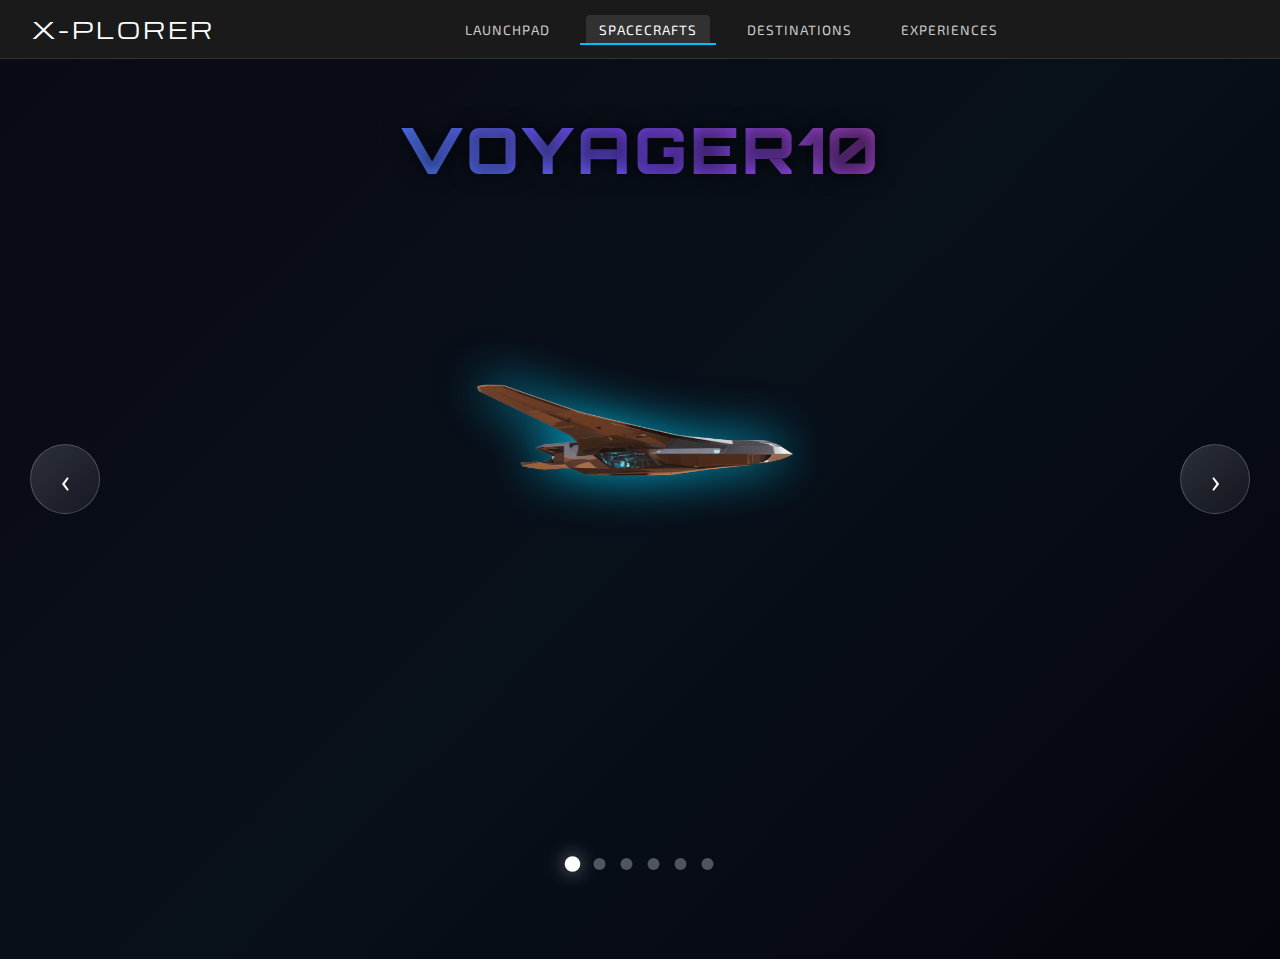
<file: main.html>
<!DOCTYPE html>
<html lang="en">

<head>
    <meta charset="UTF-8">
    <meta name="viewport" content="width=device-width, initial-scale=1.0">
    <title>X-PLORER</title>
    <link rel="preconnect" href="https://fonts.googleapis.com">
    <link rel="preconnect" href="https://fonts.gstatic.com" crossorigin>
    <link
        href="https://fonts.googleapis.com/css2?family=Michroma:wght@400&family=Exo+2:wght@300;400;500;600;700&family=Aldrich&display=swap"
        rel="stylesheet">
    <style>
        * {
            margin: 0;
            padding: 0;
            box-sizing: border-box;
        }

        body {
            background: #000000;
            min-height: 100vh;
            display: flex;
            flex-direction: column;
            font-family: "Exo 2", sans-serif;
            color: #ffffff;
            overflow-x: hidden;
            transition: padding-top 0.6s ease-out;
        }

        header {
            background: #1a1a1a;
            border-bottom: 1px solid #333333;
            position: relative;
            z-index: 1001;
            flex-shrink: 0;
        }

        nav {
            display: flex;
            align-items: center;
            justify-content: space-between;
            padding: 0.8rem 2rem;
            max-width: 1400px;
            margin: 0 auto;
        }

        .logo {
            font-family: "Michroma", monospace;
            font-weight: 400;
            font-size: 1.4rem;
            color: #ffffff;
            letter-spacing: 3px;
        }

        .nav-center {
            display: flex;
            list-style: none;
            gap: 1.5rem;
            flex: 1;
            justify-content: center;
            margin: 0 2rem;
        }

        .nav-center li {
            position: relative;
        }

        .nav-center a {
            color: #cccccc;
            text-decoration: none;
            font-family: "Exo 2", sans-serif;
            font-weight: 400;
            font-size: 0.85rem;
            letter-spacing: 1px;
            padding: 0.4rem 0.8rem;
            border-radius: 4px;
            transition: all 0.4s ease;
            position: relative;
            overflow: hidden;
            text-transform: uppercase;
            cursor: pointer;
        }

        .nav-center a::after {
            content: "";
            position: absolute;
            bottom: 0;
            left: 50%;
            transform: translateX(-50%);
            width: 0;
            height: 2px;
            background: #ffffff;
            transition: width 0.4s ease;
        }

        .nav-center a:hover {
            color: #ffffff;
            background: rgba(255, 255, 255, 0.05);
        }

        .nav-center a:hover::after {
            width: 110%;
        }

        .nav-center a.active {
            background: rgba(255, 255, 255, 0.1);
            color: #ffffff;
        }

        .nav-center a.active::after {
            width: 110%;
            background: #00bfff;
        }

        .hamburger {
            display: none;
            flex-direction: column;
            cursor: pointer;
            padding: 5px;
        }

        .hamburger span {
            width: 20px;
            height: 2px;
            background: #ffffff;
            margin: 2px 0;
            transition: all 0.3s ease;
        }

        .hamburger.active span:nth-child(1) {
            transform: rotate(45deg) translate(5px, 5px);
        }

        .hamburger.active span:nth-child(2) {
            opacity: 0;
        }

        .hamburger.active span:nth-child(3) {
            transform: rotate(-45deg) translate(5px, -5px);
        }

        .mobile-menu {
            display: none;
            position: absolute;
            top: 100%;
            left: 0;
            width: 100%;
            background: #1a1a1a;
            border-top: 1px solid #333333;
            z-index: 1000;
            flex-direction: column;
            padding: 1rem;
        }

        .mobile-menu.active {
            display: flex;
        }

        .mobile-menu ul {
            list-style: none;
            display: flex;
            flex-direction: column;
            padding: 0;
            gap: 0;
        }

        .mobile-menu li {
            width: 100%;
        }

        .mobile-menu a {
            display: block;
            padding: 1rem;
            border-bottom: 1px solid #333333;
            color: #cccccc;
            text-decoration: none;
            font-family: "Exo 2", sans-serif;
            font-weight: 400;
            font-size: 0.85rem;
            letter-spacing: 1px;
            text-transform: uppercase;
            transition: background 0.3s ease;
        }

        .mobile-menu a:hover {
            background: rgba(255, 255, 255, 0.05);
        }

        .contact-btn {
            background: #333333;
            color: #ffffff;
            padding: 0.5rem 1.2rem;
            border: 1px solid #555555;
            border-radius: 4px;
            font-family: "Exo 2", sans-serif;
            font-weight: 500;
            font-size: 0.85rem;
            letter-spacing: 1px;
            text-transform: uppercase;
            cursor: pointer;
            transition: all 0.4s ease;
        }

        .contact-btn:hover {
            background: #ffffff;
            color: #000000;
            border-color: #ffffff;
        }

        .mobile-menu .contact-btn {
            width: 100%;
            margin-top: 1rem;
            text-align: center;
        }

        #content-wrapper {
            flex-grow: 1;
            width: 100%;
            display: flex;
            flex-direction: column;
            align-items: center;
            justify-content: flex-start;
            padding: 2rem;
            opacity: 1;
            transform: translateY(0);
            transition: opacity 0.6s ease-out, transform 0.6s ease-out;
            min-height: calc(100vh - 80px);
            position: relative;
        }

        #content-wrapper.loading-transition {
            opacity: 0;
            transform: translateY(20px);
        }

        #content-wrapper.active-content {
            opacity: 1;
            transform: translateY(0);
        }

        body.fullscreen-mode {
            overflow: hidden;
        }

        body.fullscreen-mode #content-wrapper {
            position: absolute;
            top: 0;
            left: 0;
            width: 100vw;
            height: 100vh;
            padding: 0;
            display: block;
            z-index: 100;
        }

        body.fullscreen-mode header {
            position: fixed;
            width: 100%;
            top: 0;
            left: 0;
            z-index: 1001;
            background: #1a1a1a;
        }

        .default-content {
            padding: 2rem;
            text-align: center;
            display: flex;
            flex-direction: column;
            align-items: center;
            justify-content: flex-start;
            flex-grow: 1;
            width: 100%;
        }

        .hero-text {
            font-family: "Aldrich", monospace;
            font-size: 1.8rem;
            color: #ffffff;
            margin-bottom: 1rem;
            letter-spacing: 2px;
        }

        .hero-subtitle {
            font-family: "Exo 2", sans-serif;
            font-size: 1rem;
            font-weight: 300;
            color: #cccccc;
            max-width: 600px;
            margin: 0 auto;
            line-height: 1.6;
        }

        @media (max-width: 784px) {
            nav {
                padding: 0.8rem 1rem;
            }

            .hamburger {
                display: flex;
            }

            .nav-center,
            .contact-btn {
                display: none;
            }

            body.fullscreen-mode #content-wrapper {
                height: 100vh;
            }
        }
    </style>
</head>

<body>
    <header>
        <nav>
            <div class="logo">X-PLORER</div>

            <ul class="nav-center">
                <li><a href="#" data-page="launchpad">LAUNCHPAD</a></li>
                <li><a href="#" data-page="spacecrafts" class="active">SPACECRAFTS</a></li>
                <li><a href="#" data-page="destinations">DESTINATIONS</a></li>
                <li><a href="#" data-page="experiences">EXPERIENCES</a></li>
            </ul>

            <div class="hamburger" onclick="toggleMenu()">
                <span></span>
                <span></span>
                <span></span>
            </div>

            <div class="mobile-menu" id="mobileMenu">
                <ul>
                    <li><a href="#" data-page="launchpad" onclick="closeMenu()">LAUNCHPAD</a></li>
                    <li><a href="#" data-page="spacecrafts" onclick="closeMenu()">SPACECRAFTS</a></li>
                    <li><a href="#" data-page="destinations" onclick="closeMenu()">DESTINATIONS</a></li>
                    <li><a href="#" data-page="experiences" onclick="closeMenu()">EXPERIENCES</a></li>
                </ul>
                <button class="contact-btn" onclick="closeMenu()">CONTACT</button>
            </div>
        </nav>
    </header>

    <div id="content-wrapper">
        <div class="default-content">
            <div class="content-header">
                <h1 class="hero-text">DEEP SPACE EXPLORATION</h1>
                <p class="hero-subtitle">Navigate through our advanced spacecraft fleet and interstellar missions.
                    Select a section from the navigation to explore different aspects of space exploration.</p>
            </div>
            <h2>LOADING CONTENT...</h2>
            <p>Please select a navigation option or wait for the default content to load.</p>
        </div>
    </div>

    <script>
        const contentWrapper = document.getElementById('content-wrapper');
        const navLinks = document.querySelectorAll('.nav-center a, .mobile-menu a');
        const bodyElement = document.body;
        const headerElement = document.querySelector('header');

        function toggleMenu() {
            const hamburger = document.querySelector('.hamburger');
            const mobileMenu = document.getElementById('mobileMenu');
            hamburger.classList.toggle('active');
            mobileMenu.classList.toggle('active');
        }

        function closeMenu() {
            const hamburger = document.querySelector('.hamburger');
            const mobileMenu = document.getElementById('mobileMenu');
            hamburger.classList.remove('active');
            mobileMenu.classList.remove('active');
        }

        async function loadContent(page) {
            contentWrapper.classList.add('loading-transition');

            navLinks.forEach(link => link.classList.remove('active'));
            document.querySelectorAll(`[data-page="${page}"]`).forEach(link => link.classList.add('active'));

            setTimeout(async () => {
                contentWrapper.innerHTML = '<div style="text-align: center; padding: 2rem; flex-grow: 1;">Loading content...</div>';

                try {
                    let filename;
                    switch (page) {
                        case 'spacecrafts':
                            filename = 'spacecrafts/spacecrafts.html';
                            break;
                        case 'launchpad':
                            filename = 'launchpad.html';
                            break;
                        case 'destinations':
                            filename = 'destinations/destinations.html';
                            break;
                        case 'experiences':
                            filename = 'experiences.html';
                            break;
                        default:
                            filename = `${page}.html`;
                    }

                    const res = await fetch(filename);
                    if (!res.ok) throw new Error(`Could not load ${filename}`);
                    const htmlContent = await res.text();

                    const isFullscreenPage = (page === 'destinations');

                    if (isFullscreenPage) {
                        bodyElement.classList.add('fullscreen-mode');
                        const headerHeight = headerElement.offsetHeight;
                        contentWrapper.style.top = `${headerHeight}px`;
                        contentWrapper.style.height = `calc(100vh - ${headerHeight}px)`;
                        contentWrapper.style.padding = '0';
                    } else {
                        bodyElement.classList.remove('fullscreen-mode');
                        contentWrapper.style.padding = '2rem';
                        contentWrapper.style.top = 'auto';
                        contentWrapper.style.height = 'auto';
                    }

                    const tempDiv = document.createElement('div');
                    tempDiv.innerHTML = htmlContent;

                    contentWrapper.querySelectorAll('script').forEach(script => script.remove());

                    contentWrapper.innerHTML = tempDiv.innerHTML;

                    const scripts = tempDiv.querySelectorAll('script');
                    scripts.forEach(oldScript => {
                        const newScript = document.createElement('script');
                        Array.from(oldScript.attributes).forEach(attr => {
                            newScript.setAttribute(attr.name, attr.value);
                        });
                        if (oldScript.textContent) {
                            newScript.textContent = oldScript.textContent;
                        }
                        contentWrapper.appendChild(newScript);
                    });

                    contentWrapper.classList.remove('loading-transition');
                    contentWrapper.classList.add('active-content');

                } catch (err) {
                    bodyElement.classList.remove('fullscreen-mode');
                    contentWrapper.classList.remove('loading-transition');
                    contentWrapper.classList.add('active-content');
                    contentWrapper.innerHTML = `
                        <div class="default-content">
                            <div class="content-header">
                                <h1 class="hero-text">DEEP SPACE EXPLORATION</h1>
                                <p class="hero-subtitle">Navigate through our advanced spacecraft fleet and interstellar missions.
                                    Select a section from the navigation to explore different aspects of space exploration.</p>
                            </div>
                            <h2>CONTENT UNAVAILABLE</h2>
                            <p>The ${page} section is currently under development. Please check back later or try another section.</p>
                            <p style="margin-top: 1rem; font-size: 0.9em; color: #888;">Error: ${err.message}</p>
                        </div>
                    `;
                    contentWrapper.style.padding = '2rem';
                    contentWrapper.style.top = 'auto';
                    contentWrapper.style.height = 'auto';
                }
            }, 600);
        }

        navLinks.forEach(link => {
            link.addEventListener('click', e => {
                e.preventDefault();
                const page = e.target.dataset.page;

                if (e.target.classList.contains('active') && !contentWrapper.classList.contains('loading-transition')) {
                    return;
                }
                loadContent(page);
                closeMenu();
            });
        });

        document.addEventListener('click', function (event) {
            const hamburger = document.querySelector('.hamburger');
            const mobileMenu = document.getElementById('mobileMenu');

            if (hamburger && mobileMenu && !hamburger.contains(event.target) && !mobileMenu.contains(event.target)) {
                hamburger.classList.remove('active');
                mobileMenu.classList.remove('active');
            }
        });

        window.addEventListener('load', () => {
            loadContent('spacecrafts');
        });
    </script>
</body>

</html>
</file>
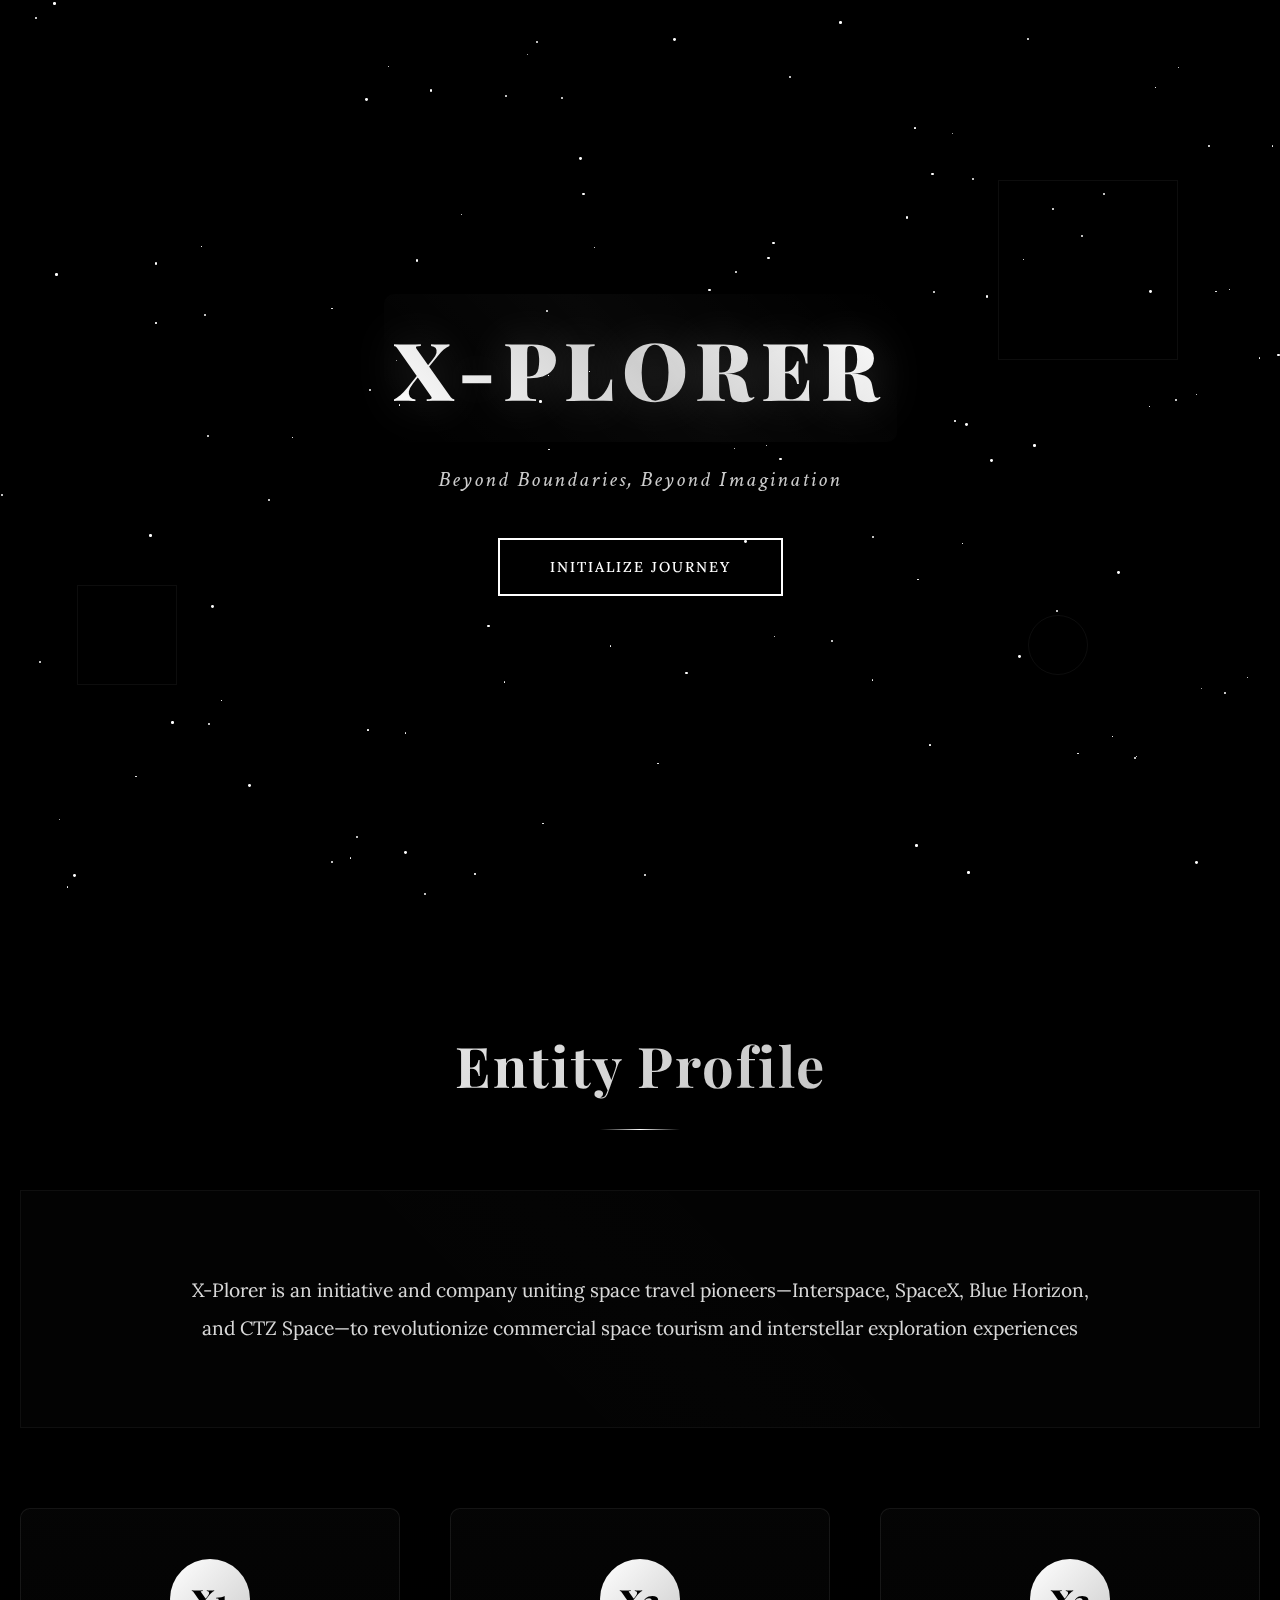
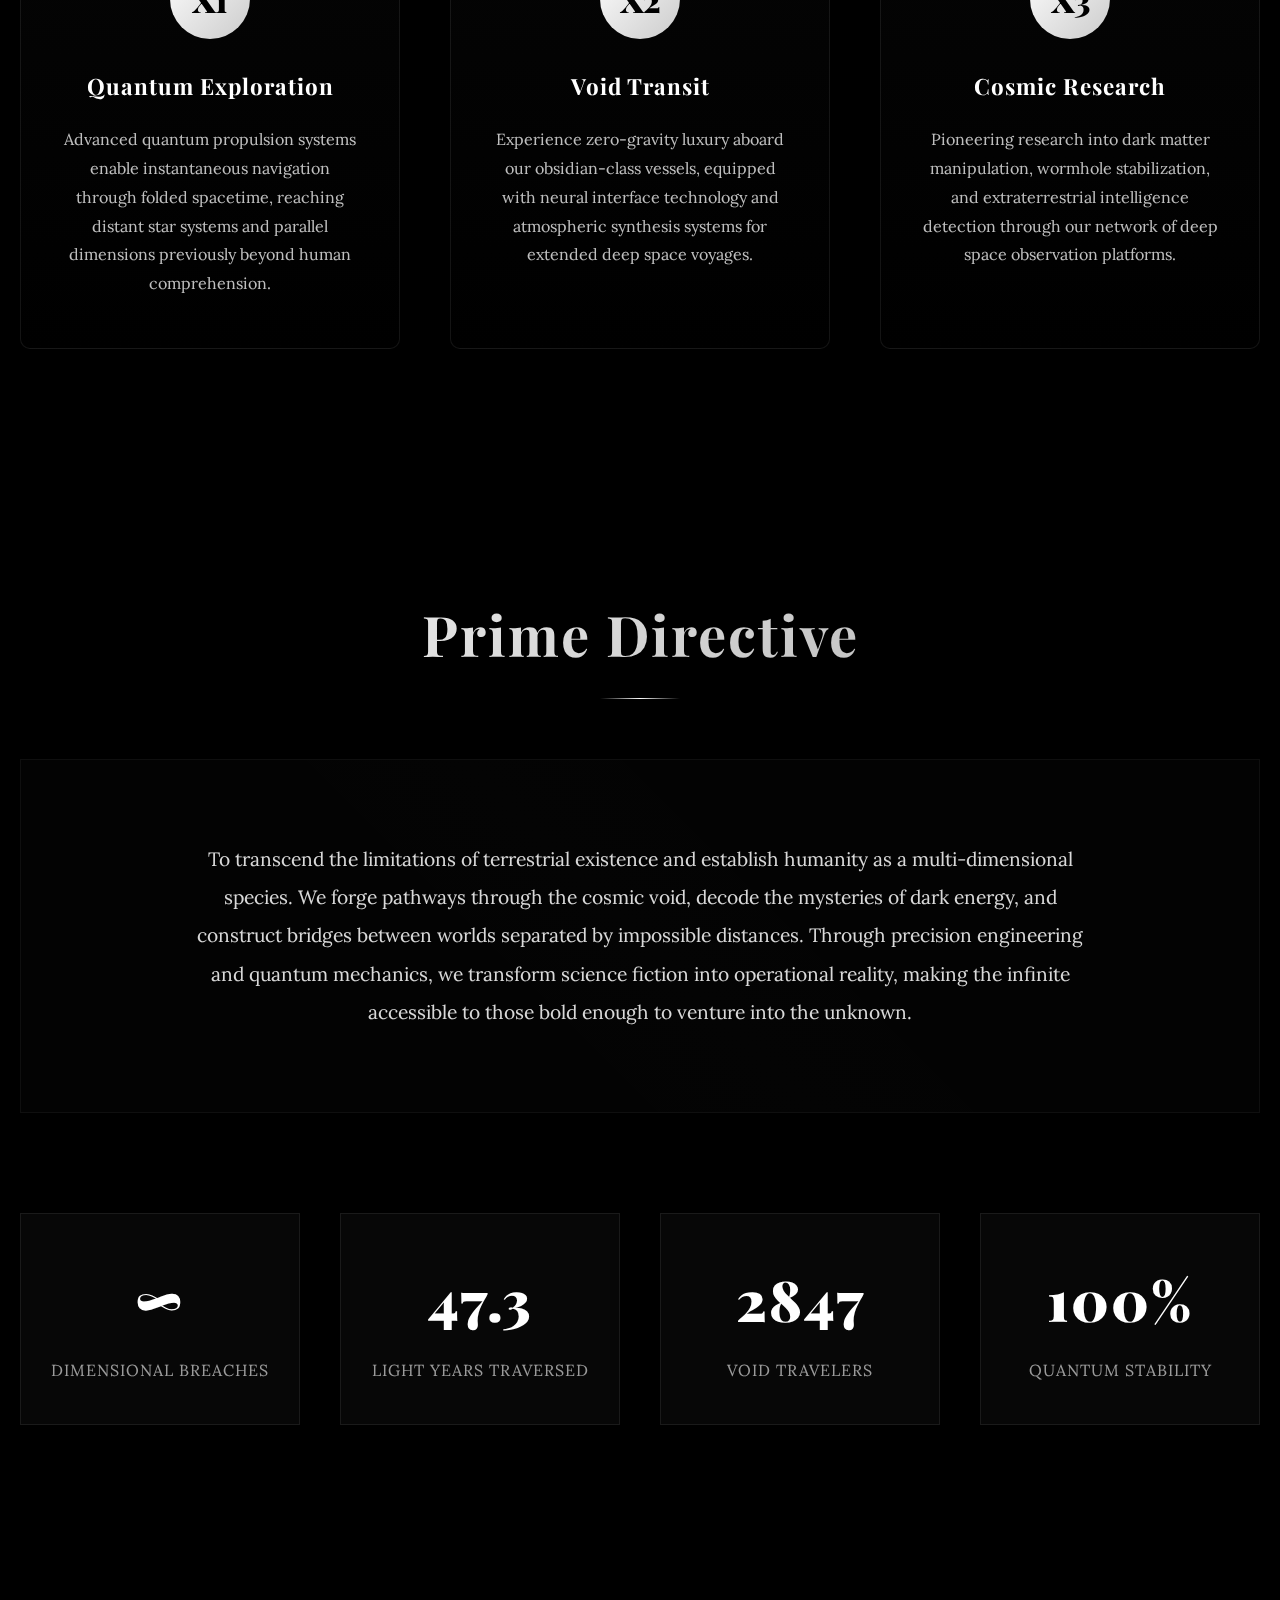
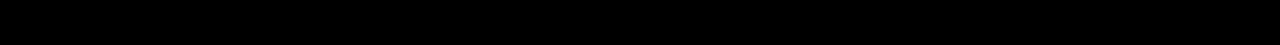
<file: launchpad/launchpad.html>
<!DOCTYPE html>
<html lang="en">
<head>
    <meta charset="UTF-8">
    <meta name="viewport" content="width=device-width, initial-scale=1.0">
    <title>Xplorer - Journey Beyond the Stars</title>
    <link rel="stylesheet" href="launchpad.css">
    <link href="https://fonts.googleapis.com/css2?family=Playfair+Display:wght@400;700;900&family=Crimson+Text:wght@400;600&family=Lora:400;500;700&display=swap" rel="stylesheet">
</head>
<body>
    <div class="nebula-bg"></div>
    <div class="stars" id="stars"></div>

    <div class="geometric-element geo-1"></div>
    <div class="geometric-element geo-2"></div>
    <div class="geometric-element geo-3"></div>

    <section class="hero">
        <div class="hero-content">
            <h1 class="logo">X-PLORER</h1>
            <p class="tagline">Beyond Boundaries, Beyond Imagination</p>
            <button class="cta-button" onclick="scrollToSection('about')">Initialize Journey</button>
        </div>
    </section>

    <section class="section" id="about">
        <h2 class="section-title">Entity Profile</h2>

        <div class="mission">
            <p class="mission-text">
                X-Plorer is an initiative and company uniting space travel pioneers—Interspace, SpaceX, Blue Horizon, and CTZ Space—to revolutionize commercial space tourism and interstellar exploration experiences
        </div>

        <div class="about-grid">
            <div class="about-card">
                <div class="card-icon">X1</div>
                <h3 class="card-title">Quantum Exploration</h3>
                <p class="card-description">
                    Advanced quantum propulsion systems enable instantaneous navigation through folded spacetime, reaching distant star systems and parallel dimensions previously beyond human comprehension.
                </p>
            </div>

            <div class="about-card">
                <div class="card-icon">X2</div>
                <h3 class="card-title">Void Transit</h3>
                <p class="card-description">
                    Experience zero-gravity luxury aboard our obsidian-class vessels, equipped with neural interface technology and atmospheric synthesis systems for extended deep space voyages.
                </p>
            </div>

            <div class="about-card">
                <div class="card-icon">X3</div>
                <h3 class="card-title">Cosmic Research</h3>
                <p class="card-description">
                    Pioneering research into dark matter manipulation, wormhole stabilization, and extraterrestrial intelligence detection through our network of deep space observation platforms.
                </p>
            </div>
        </div>
    </section>

    <section class="section">
        <h2 class="section-title">Prime Directive</h2>

        <div class="mission">
            <p class="mission-text">
                To transcend the limitations of terrestrial existence and establish humanity as a multi-dimensional species. We forge pathways through the cosmic void, decode the mysteries of dark energy, and construct bridges between worlds separated by impossible distances. Through precision engineering and quantum mechanics, we transform science fiction into operational reality, making the infinite accessible to those bold enough to venture into the unknown.
            </p>
        </div>

        <div class="stats">
            <div class="stat-item">
                <div class="stat-number">∞</div>
                <div class="stat-label">Dimensional Breaches</div>
            </div>

            <div class="stat-item">
                <div class="stat-number">47.3</div>
                <div class="stat-label">Light Years Traversed</div>
            </div>

            <div class="stat-item">
                <div class="stat-number">2847</div>
                <div class="stat-label">Void Travelers</div>
            </div>

            <div class="stat-item">
                <div class="stat-number">100%</div>
                <div class="stat-label">Quantum Stability</div>
            </div>
        </div>
    </section>

    <script>
        function createStars() {
            const starsContainer = document.getElementById('stars');
            const numStars = 120;

            for (let i = 0; i < numStars; i++) {
                const star = document.createElement('div');
                star.className = 'star';
                star.style.left = Math.random() * 100 + '%';
                star.style.top = Math.random() * 100 + '%';
                star.style.width = Math.random() * 2.5 + 0.5 + 'px';
                star.style.height = star.style.width;
                star.style.animationDelay = Math.random() * 4 + 's';
                star.style.animationDuration = (Math.random() * 3 + 4) + 's';
                starsContainer.appendChild(star);
            }
        }

        function scrollToSection(sectionId) {
            document.getElementById(sectionId).scrollIntoView({
                behavior: 'smooth'
            });
        }

        window.addEventListener('scroll', () => {
            const scrolled = window.pageYOffset;
            const hero = document.querySelector('.hero-content');
            const geoElements = document.querySelectorAll('.geometric-element');

            if (hero) {
                hero.style.transform = `translateY(${scrolled * 0.2}px) scale(${1 - scrolled * 0.0001})`;
            }

            geoElements.forEach((element, index) => {
                const speed = 0.05 + (index * 0.03);
                element.style.transform += ` translateY(${scrolled * speed}px)`;
            });
        });

        document.addEventListener('DOMContentLoaded', () => {
            createStars();
        });
    </script>
</body>
</html>
</file>
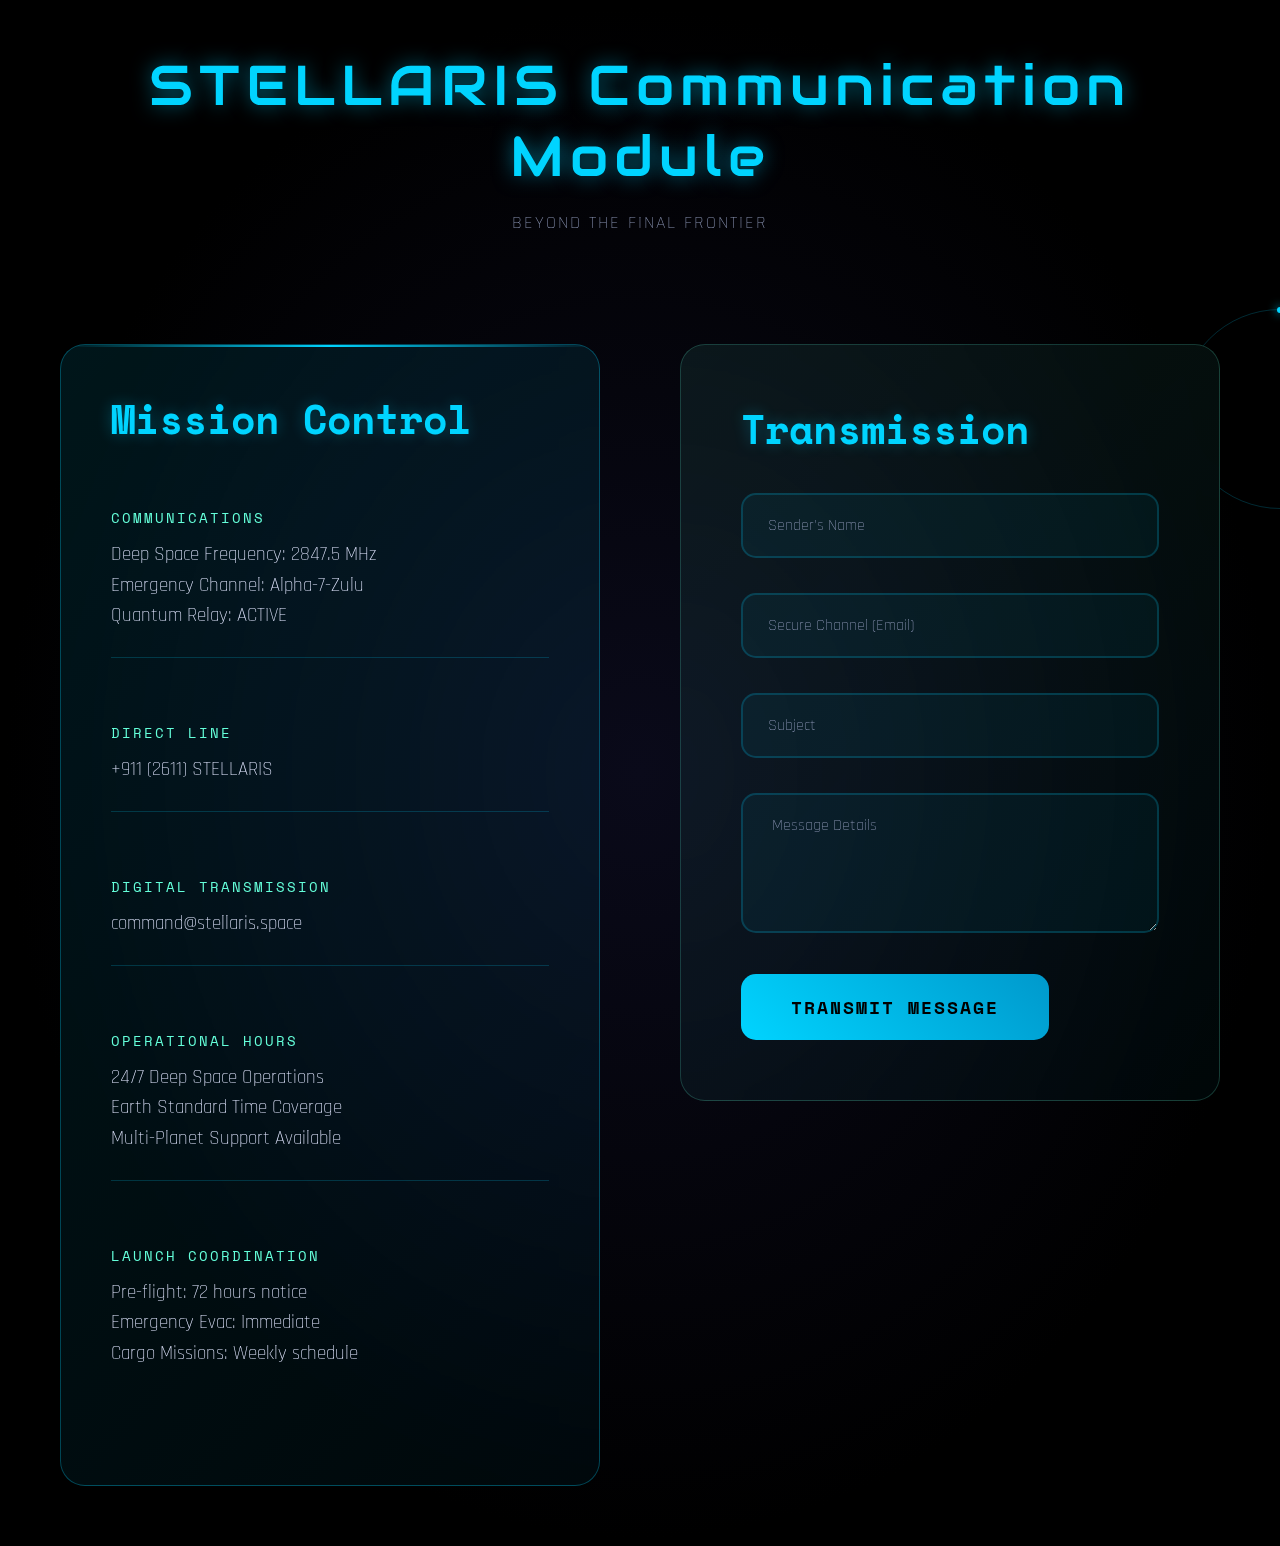
<file: stellaris/stellaris.html>
<!DOCTYPE html>
<html lang="en">
<head>
    <meta charset="UTF-8">
    <meta name="viewport" content="width=device-width, initial-scale=1.0">
    <title>Contact Mission Control - Stellaris</title>
    <link href="https://fonts.googleapis.com/css2?family=Rajdhani:wght@300;400;600;700&family=Space+Mono:wght@400;700&family=Audiowide&display=swap" rel="stylesheet">
    <link rel="stylesheet" href="stellaris.css">
    <script src="stellaris.js"></script>
</head>
<body>
    <div class="stars" id="stars"></div>
    <div class="orbital-ring"></div>

    <div class="container">
        <header>
            <div class="logo">STELLARIS Communication Module</div>
            <div class="tagline">Beyond the Final Frontier</div>
        </header>

        <div class="main-content">
            <div class="contact-info fade-in">
                <h2 class="section-title">Mission Control</h2>
                
                <div class="contact-item">
                    <div class="contact-label">Communications</div>
                    <div class="contact-value">
                        Deep Space Frequency: 2847.5 MHz<br>
                        Emergency Channel: Alpha-7-Zulu<br>
                        Quantum Relay: ACTIVE
                    </div>
                </div>

                <div class="contact-item">
                    <div class="contact-label">Direct Line</div>
                    <div class="contact-value">+911 (2611) STELLARIS</div>
                </div>

                <div class="contact-item">
                    <div class="contact-label">Digital Transmission</div>
                    <div class="contact-value">command@stellaris.space</div>
                </div>

                <div class="contact-item">
                    <div class="contact-label">Operational Hours</div>
                    <div class="contact-value">
                        24/7 Deep Space Operations<br>
                        Earth Standard Time Coverage<br>
                        Multi-Planet Support Available
                    </div>
                </div>

                <div class="contact-item">
                    <div class="contact-label">Launch Coordination</div>
                    <div class="contact-value">
                        Pre-flight: 72 hours notice<br>
                        Emergency Evac: Immediate<br>
                        Cargo Missions: Weekly schedule
                    </div>
                </div>
            </div>

            <div class="contact-form fade-in-delay">
                <h2 class="section-title">Transmission</h2>
                
                <form id="contactForm">
                    <div class="form-group">
                        <input type="text" class="form-input" placeholder="Sender's Name" required>
                    </div>
                    
                    <div class="form-group">
                        <input type="email" class="form-input" placeholder="Secure Channel (Email)" required>
                    </div>
                    
                    <div class="form-group">
                        <input type="text" class="form-input" placeholder="Subject" required>
                    </div>
                    
                    <div class="form-group">
                        <textarea class="form-textarea" placeholder=" Message Details" required></textarea>
                    </div>
                    
                    <button type="submit" class="submit-btn">Transmit Message</button>
                </form>
            </div>
        </div>
    </div>

</body>
</html>
</file>
<file: launchpad/launchpad.css>
* {
    margin: 0;
    padding: 0;
    box-sizing: border-box;
}

body {
    font-family: 'Lora', serif;
    background: #000000;
    color: #ffffff;
    overflow-x: hidden;
    line-height: 1.6;
}


.nebula-bg {
    position: fixed;
    top: 0;
    left: 0;
    width: 100%;
    height: 100%;
    background: #000000;
    z-index: -2;
}

.stars {
    position: fixed;
    top: 0;
    left: 0;
    width: 100%;
    height: 100%;
    z-index: -1;
}

.star {
    position: absolute;
    background: #ffffff;
    border-radius: 50%;
    animation: pulse 4s ease-in-out infinite;
}


@keyframes pulse {
    0%, 100% { opacity: 0.3; transform: scale(1); }
    50% { opacity: 0.9; transform: scale(1.1); }
}

@keyframes drift {
    0%, 100% { transform: translateX(0) translateY(0); }
    25% { transform: translateX(8px) translateY(-8px); }
    50% { transform: translateX(-4px) translateY(-15px); }
    75% { transform: translateX(-10px) translateY(-4px); }
}

@keyframes energyPulse {
    0%, 100% {
        box-shadow: 0 0 15px rgba(255, 255, 255, 0.2),
                    0 0 25px rgba(255, 255, 255, 0.1),
                    0 0 35px rgba(255, 255, 255, 0.05);
    }
    50% {
        box-shadow: 0 0 25px rgba(255, 255, 255, 0.4),
                    0 0 40px rgba(255, 255, 255, 0.2),
                    0 0 55px rgba(255, 255, 255, 0.1);
    }
}


.hero {
    height: 100vh;
    display: flex;
    align-items: center;
    justify-content: center;
    text-align: center;
    position: relative;
}

.hero-content {
    z-index: 2;
    max-width: 900px;
    padding: 0 20px;
    animation: drift 25s ease-in-out infinite;
}

.logo {
    font-family: 'Playfair Display', serif;
    font-size: 5rem;
    font-weight: 900;
    letter-spacing: 8px;
    background: linear-gradient(45deg, #ffffff 0%, #cccccc 50%, #ffffff 100%);
    -webkit-background-clip: text;
    -webkit-text-fill-color: transparent;
    background-clip: text;
    margin-bottom: 30px;
    text-shadow: 0 0 50px rgba(255, 255, 255, 0.2);
    position: relative;
}

.logo::before {
    content: '';
    position: absolute;
    top: -10px;
    left: -10px;
    right: -10px;
    bottom: -10px;
    background: linear-gradient(45deg, transparent, rgba(255, 255, 255, 0.03), transparent);
    z-index: -1;
    border-radius: 10px;
}

.tagline {
    font-family: 'Crimson Text', serif;
    font-size: 1.4rem;
    font-weight: 400;
    font-style: italic;
    letter-spacing: 2px;
    margin-bottom: 40px;
    opacity: 0.8;
}

.cta-button {
    display: inline-block;
    padding: 18px 50px;
    background: transparent;
    border: 2px solid #ffffff;
    border-radius: 0;
    color: #ffffff;
    text-decoration: none;
    font-family: 'Lora', serif;
    font-size: 0.9rem;
    font-weight: 500;
    letter-spacing: 2px;
    text-transform: uppercase;
    transition: all 0.4s ease;
    position: relative;
    overflow: hidden;
    cursor: pointer;
}

.cta-button::before {
    content: '';
    position: absolute;
    top: 0;
    left: -100%;
    width: 100%;
    height: 100%;
    background: linear-gradient(90deg, transparent, rgba(255, 255, 255, 0.08), transparent);
    transition: left 0.6s;
}

.cta-button:hover::before {
    left: 100%;
}

.cta-button:hover {
    background: rgba(255, 255, 255, 0.03);
    box-shadow: 0 0 25px rgba(255, 255, 255, 0.2);
    transform: scale(1.05);
}


.section {
    padding: 120px 20px;
    max-width: 1400px;
    margin: 0 auto;
}

.section-title {
    font-family: 'Playfair Display', serif;
    font-size: 3.5rem;
    font-weight: 700;
    text-align: center;
    margin-bottom: 80px;
    letter-spacing: 2px;
    background: linear-gradient(135deg, #ffffff 0%, #aaaaaa 100%);
    -webkit-background-clip: text;
    -webkit-text-fill-color: transparent;
    background-clip: text;
    position: relative;
}

.section-title::after {
    content: '';
    position: absolute;
    bottom: -20px;
    left: 50%;
    transform: translateX(-50%);
    width: 80px;
    height: 1px;
    background: linear-gradient(90deg, transparent, #ffffff, transparent);
}


.about-grid {
    display: grid;
    grid-template-columns: repeat(auto-fit, minmax(350px, 1fr));
    gap: 50px;
    margin-top: 80px;
}

.about-card {
    background: linear-gradient(180deg, rgba(5, 5, 5, 0.9) 0%, rgba(0, 0, 0, 0.95) 100%);
    border: 1px solid rgba(255, 255, 255, 0.08);
    border-radius: 10px;
    padding: 50px 40px;
    transition: all 0.5s ease;
    position: relative;
    overflow: hidden;
}

.about-card::before {
    content: '';
    position: absolute;
    top: 0;
    left: -100%;
    width: 100%;
    height: 100%;
    background: linear-gradient(90deg, transparent, rgba(255, 255, 255, 0.015), transparent);
    transition: left 0.8s;
}

.about-card:hover::before {
    left: 100%;
}

.about-card:hover {
    transform: translateY(-12px) scale(1.01);
    border-color: rgba(255, 255, 255, 0.2);
    box-shadow: 0 20px 40px rgba(0, 0, 0, 0.8), 0 0 20px rgba(255, 255, 255, 0.05);
}

.card-icon {
    width: 80px;
    height: 80px;
    margin: 0 auto 30px;
    background: linear-gradient(135deg, #ffffff 0%, #cccccc 100%);
    border-radius: 50%;
    display: flex;
    align-items: center;
    justify-content: center;
    font-family: 'Playfair Display', serif;
    font-weight: 900;
    font-size: 2rem;
    color: #000;
    animation: energyPulse 4s infinite;
}

.card-title {
    font-family: 'Playfair Display', serif;
    font-size: 1.4rem;
    font-weight: 700;
    margin-bottom: 20px;
    text-align: center;
    color: #ffffff;
    letter-spacing: 1px;
}

.card-description {
    text-align: center;
    font-weight: 300;
    line-height: 1.8;
    font-size: 1rem;
    color: rgba(255, 255, 255, 0.75);
}


.mission {
    background: rgba(3, 3, 3, 0.95);
    border: 1px solid rgba(255, 255, 255, 0.05);
    padding: 80px 60px;
    margin: 80px 0;
    text-align: center;
    position: relative;
    overflow: hidden;
}

.mission::before {
    content: '';
    position: absolute;
    top: -50%;
    left: -50%;
    width: 200%;
    height: 200%;
    background: linear-gradient(45deg, transparent 40%, rgba(255, 255, 255, 0.005) 50%, transparent 60%);
    animation: drift 35s linear infinite;
}

.mission-text {
    font-size: 1.2rem;
    font-weight: 300;
    line-height: 2;
    max-width: 900px;
    margin: 0 auto;
    color: rgba(255, 255, 255, 0.85);
    z-index: 2;
    position: relative;
}


.stats {
    display: grid;
    grid-template-columns: repeat(auto-fit, minmax(250px, 1fr));
    gap: 40px;
    margin: 100px 0;
}

.stat-item {
    text-align: center;
    padding: 40px 20px;
    background: rgba(8, 8, 8, 0.9);
    border: 1px solid rgba(255, 255, 255, 0.08);
    transition: all 0.4s ease;
}

.stat-item:hover {
    border-color: rgba(255, 255, 255, 0.2);
    transform: scale(1.03);
    box-shadow: 0 8px 25px rgba(255, 255, 255, 0.05);
}

.stat-number {
    font-family: 'Playfair Display', serif;
    font-size: 3.5rem;
    font-weight: 900;
    color: #ffffff;
    margin-bottom: 15px;
    letter-spacing: 2px;
}

.stat-label {
    font-family: 'Lora', serif;
    font-size: 1rem;
    font-weight: 400;
    letter-spacing: 1px;
    text-transform: uppercase;
    color: rgba(255, 255, 255, 0.6);
}


.geometric-element {
    position: absolute;
    border: 1px solid rgba(255, 255, 255, 0.05);
    background: transparent;
}

.geo-1 {
    width: 180px;
    height: 180px;
    top: 20%;
    right: 8%;
    animation: drift 30s ease-in-out infinite;
}

.geo-2 {
    width: 100px;
    height: 100px;
    top: 65%;
    left: 6%;
    animation: drift 25s ease-in-out infinite reverse;
}

.geo-3 {
    width: 60px;
    height: 60px;
    bottom: 25%;
    right: 15%;
    border-radius: 50%;
    animation: pulse 8s ease-in-out infinite;
}


@media (max-width: 768px) {
    .logo {
        font-size: 3rem;
        letter-spacing: 4px;
    }
    .tagline {
        font-size: 1rem;
        letter-spacing: 1px;
    }
    .section-title {
        font-size: 2.5rem;
        letter-spacing: 1px;
    }
    .section {
        padding: 80px 15px;
    }
    .mission {
        padding: 50px 30px;
    }
    .about-card {
        padding: 40px 30px;
    }
    .geometric-element {
        display: none;
    }
}
</file>
<file: stellaris/stellaris.css>
* {
    margin: 0;
    padding: 0;
    box-sizing: border-box;
}

body {
    font-family: 'Rajdhani', sans-serif;
    background: radial-gradient(ellipse at center, #0a0a1a 0%, #000000 70%);
    color: #e0e6ff;
    min-height: 100vh;
    overflow-x: hidden;
    position: relative;
}

.stars {
    position: fixed;
    top: 0;
    left: 0;
    width: 100%;
    height: 100%;
    pointer-events: none;
    z-index: 1;
}

.star {
    position: absolute;
    width: 2px;
    height: 2px;
    background: #fff;
    border-radius: 50%;
    animation: twinkle 3s infinite;
}

@keyframes twinkle {

    0%,
    100% {
        opacity: 0.3;
        transform: scale(1);
    }

    50% {
        opacity: 1;
        transform: scale(1.2);
    }
}

.container {
    max-width: 1200px;
    margin: 0 auto;
    padding: 0 20px;
    position: relative;
    z-index: 2;
}

header {
    padding: 50px 0;
    text-align: center;
    position: relative;
}

.logo {
    font-family: 'Audiowide', sans-serif;
    font-size: 3.5rem;
    font-weight: 400;
    color: #00d4ff;
    margin-bottom: 15px;
    letter-spacing: 6px;
    position: relative;
    text-shadow: 0 0 20px rgba(0, 212, 255, 0.5);
}

.tagline {
    font-size: 1.1rem;
    color: #8892b0;
    font-weight: 300;
    letter-spacing: 2px;
    margin-top: 20px;
    text-transform: uppercase;
}

.main-content {
    display: grid;
    grid-template-columns: 1fr 1fr;
    gap: 80px;
    align-items: start;
    padding: 60px 0;
}

.contact-info {
    padding: 50px;
    background: linear-gradient(135deg, rgba(0, 212, 255, 0.1) 0%, rgba(0, 153, 204, 0.05) 100%);
    border-radius: 25px;
    border: 1px solid rgba(0, 212, 255, 0.3);
    backdrop-filter: blur(15px);
    position: relative;
    overflow: hidden;
}

.contact-info::before {
    content: '';
    position: absolute;
    top: 0;
    left: 0;
    right: 0;
    height: 2px;
    background: linear-gradient(90deg, transparent, #00d4ff, transparent);
    animation: scan 3s ease-in-out infinite;
}

@keyframes scan {

    0%,
    100% {
        transform: translateX(-100%);
    }

    50% {
        transform: translateX(100%);
    }
}

.section-title {
    font-family: 'Space Mono', monospace;
    font-size: 2.5rem;
    color: #00d4ff;
    margin-bottom: 40px;
    font-weight: 700;
    line-height: 1.2;
    text-shadow: 0 0 15px rgba(0, 212, 255, 0.3);
}

.contact-item {
    margin-bottom: 40px;
    padding: 25px 0;
    border-bottom: 1px solid rgba(0, 212, 255, 0.2);
    transition: all 0.4s ease;
    position: relative;
}

.contact-item:last-child {
    border-bottom: none;
}

.contact-item:hover {
    transform: translateX(15px);
    color: #00d4ff;
}

.contact-item::before {
    content: '';
    position: absolute;
    left: -25px;
    top: 50%;
    transform: translateY(-50%);
    width: 0;
    height: 2px;
    background: linear-gradient(90deg, #00d4ff, #0099cc);
    transition: width 0.4s ease;
}

.contact-item:hover::before {
    width: 15px;
}

.contact-label {
    font-family: 'Space Mono', monospace;
    font-size: 0.85rem;
    color: #64ffda;
    text-transform: uppercase;
    letter-spacing: 2px;
    margin-bottom: 12px;
    font-weight: 400;
}

.contact-value {
    font-size: 1.2rem;
    color: #e0e6ff;
    font-weight: 300;
    line-height: 1.6;
}

.contact-form {
    background: linear-gradient(135deg, rgba(100, 255, 218, 0.08) 0%, rgba(0, 212, 255, 0.03) 100%);
    padding: 60px;
    border-radius: 25px;
    border: 1px solid rgba(100, 255, 218, 0.2);
    backdrop-filter: blur(15px);
    position: relative;
}

.form-group {
    margin-bottom: 35px;
    position: relative;
}

.form-input,
.form-textarea {
    width: 100%;
    padding: 20px 25px;
    background: rgba(0, 212, 255, 0.05);
    border: 2px solid rgba(0, 212, 255, 0.2);
    border-radius: 15px;
    color: #e0e6ff;
    font-size: 1rem;
    font-family: 'Rajdhani', sans-serif;
    transition: all 0.4s ease;
    outline: none;
}

.form-input:focus,
.form-textarea:focus {
    border-color: #00d4ff;
    box-shadow: 0 0 25px rgba(0, 212, 255, 0.3);
    background: rgba(0, 212, 255, 0.1);
    transform: translateY(-2px);
}

.form-input::placeholder,
.form-textarea::placeholder {
    color: #8892b0;
    font-weight: 300;
}

.form-textarea {
    resize: vertical;
    min-height: 140px;
}

.submit-btn {
    background: linear-gradient(45deg, #00d4ff, #0099cc);
    color: #000;
    border: none;
    padding: 20px 50px;
    border-radius: 15px;
    font-size: 1.1rem;
    font-weight: 600;
    cursor: pointer;
    transition: all 0.4s ease;
    text-transform: uppercase;
    letter-spacing: 2px;
    position: relative;
    overflow: hidden;
    font-family: 'Space Mono', monospace;
}

.submit-btn::before {
    content: '';
    position: absolute;
    top: 0;
    left: -100%;
    width: 100%;
    height: 100%;
    background: linear-gradient(90deg, transparent, rgba(255, 255, 255, 0.3), transparent);
    transition: left 0.6s;
}

.submit-btn:hover {
    transform: translateY(-3px);
    box-shadow: 0 15px 40px rgba(0, 212, 255, 0.4);
}

.submit-btn:hover::before {
    left: 100%;
}

.submit-btn:active {
    transform: translateY(-1px);
}

.orbital-ring {
    position: absolute;
    width: 200px;
    height: 200px;
    border: 1px solid rgba(0, 212, 255, 0.2);
    border-radius: 50%;
    top: 20%;
    right: -100px;
    animation: orbit 20s linear infinite;
}

.orbital-ring::before {
    content: '';
    position: absolute;
    width: 6px;
    height: 6px;
    background: #00d4ff;
    border-radius: 50%;
    top: -3px;
    left: 50%;
    transform: translateX(-50%);
    box-shadow: 0 0 10px #00d4ff;
}

@keyframes orbit {
    from {
        transform: rotate(0deg);
    }

    to {
        transform: rotate(360deg);
    }
}

@media (max-width: 768px) {
    .main-content {
        grid-template-columns: 1fr;
        gap: 50px;
    }

    .logo {
        font-size: 2.2rem;
    }

    .section-title {
        font-size: 2rem;
    }

    .contact-info,
    .contact-form {
        padding: 40px;
    }

    .orbital-ring {
        display: none;
    }
}

.fade-in {
    animation: fadeIn 1s ease-out;
}

.fade-in-delay {
    animation: fadeIn 1s ease-out 0.3s both;
}

@keyframes fadeIn {
    from {
        opacity: 0;
        transform: translateY(40px);
    }

    to {
        opacity: 1;
        transform: translateY(0);
    }
}
</file>
